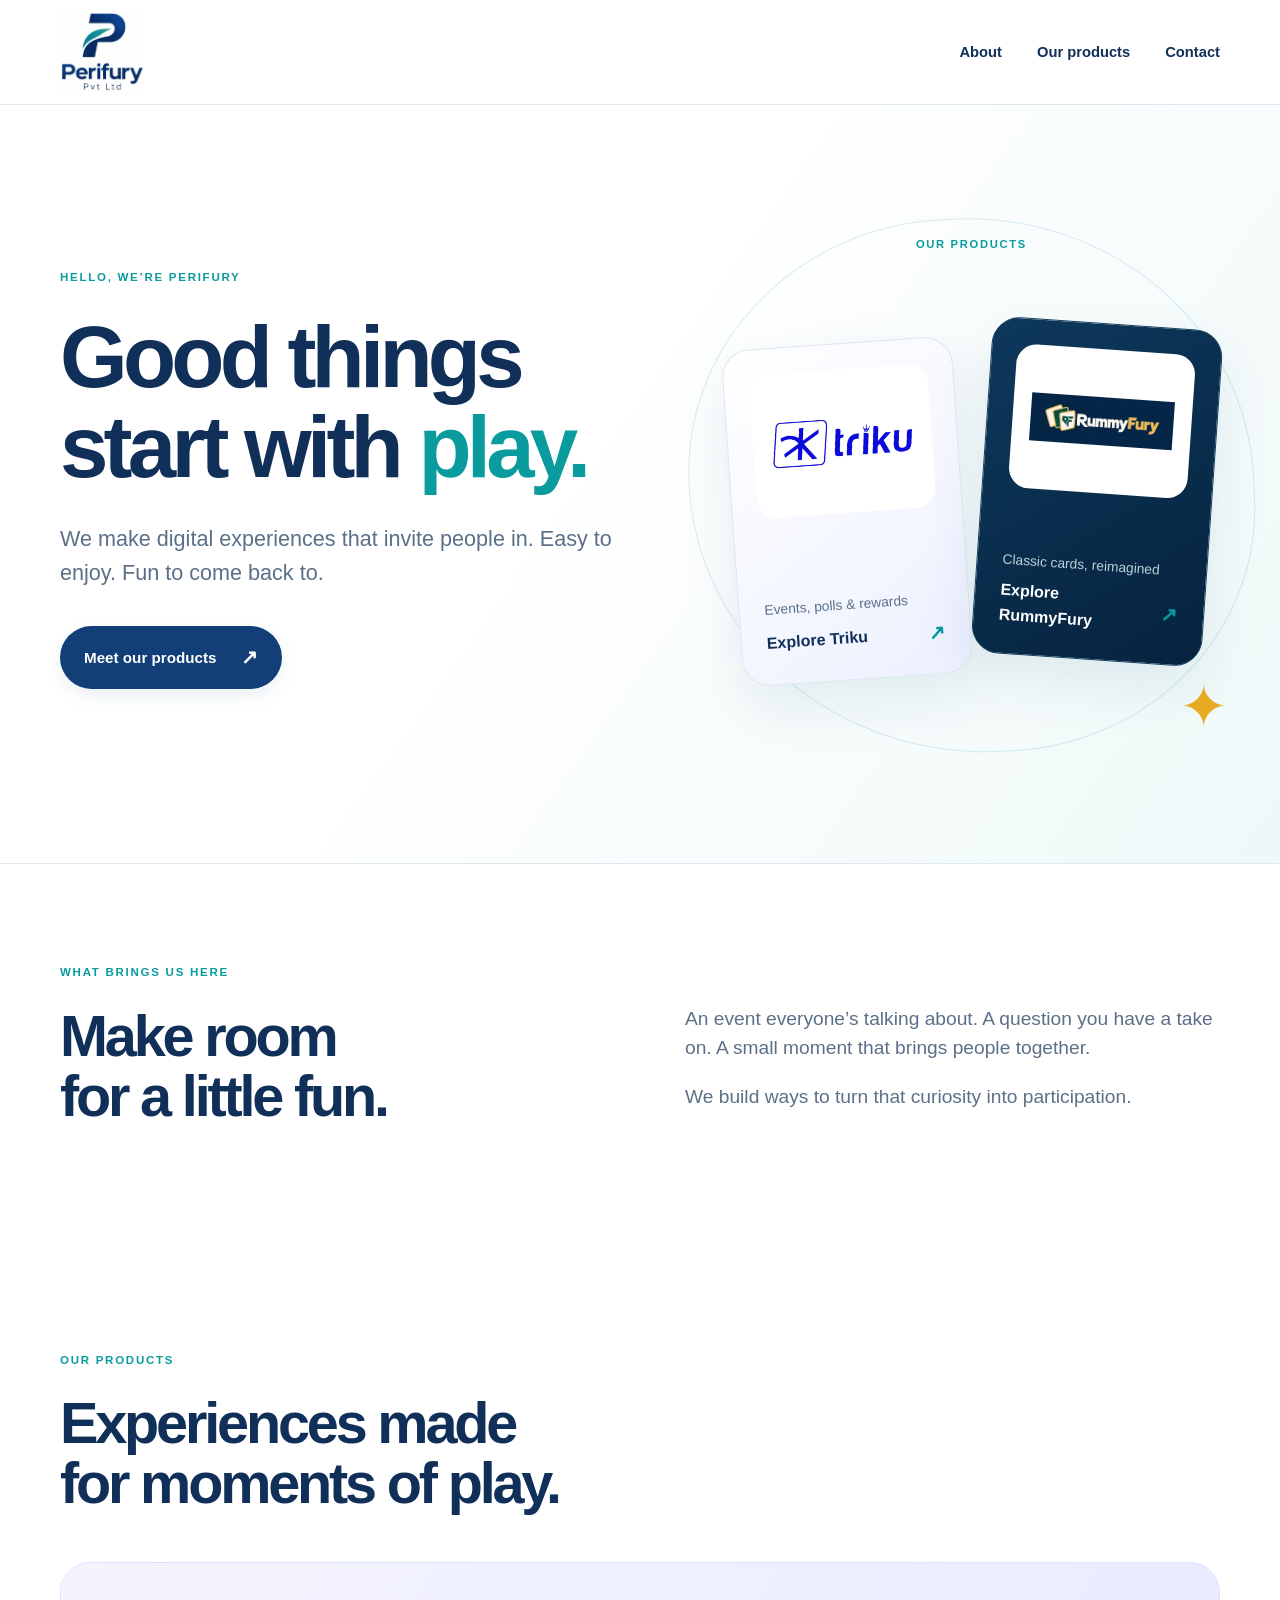
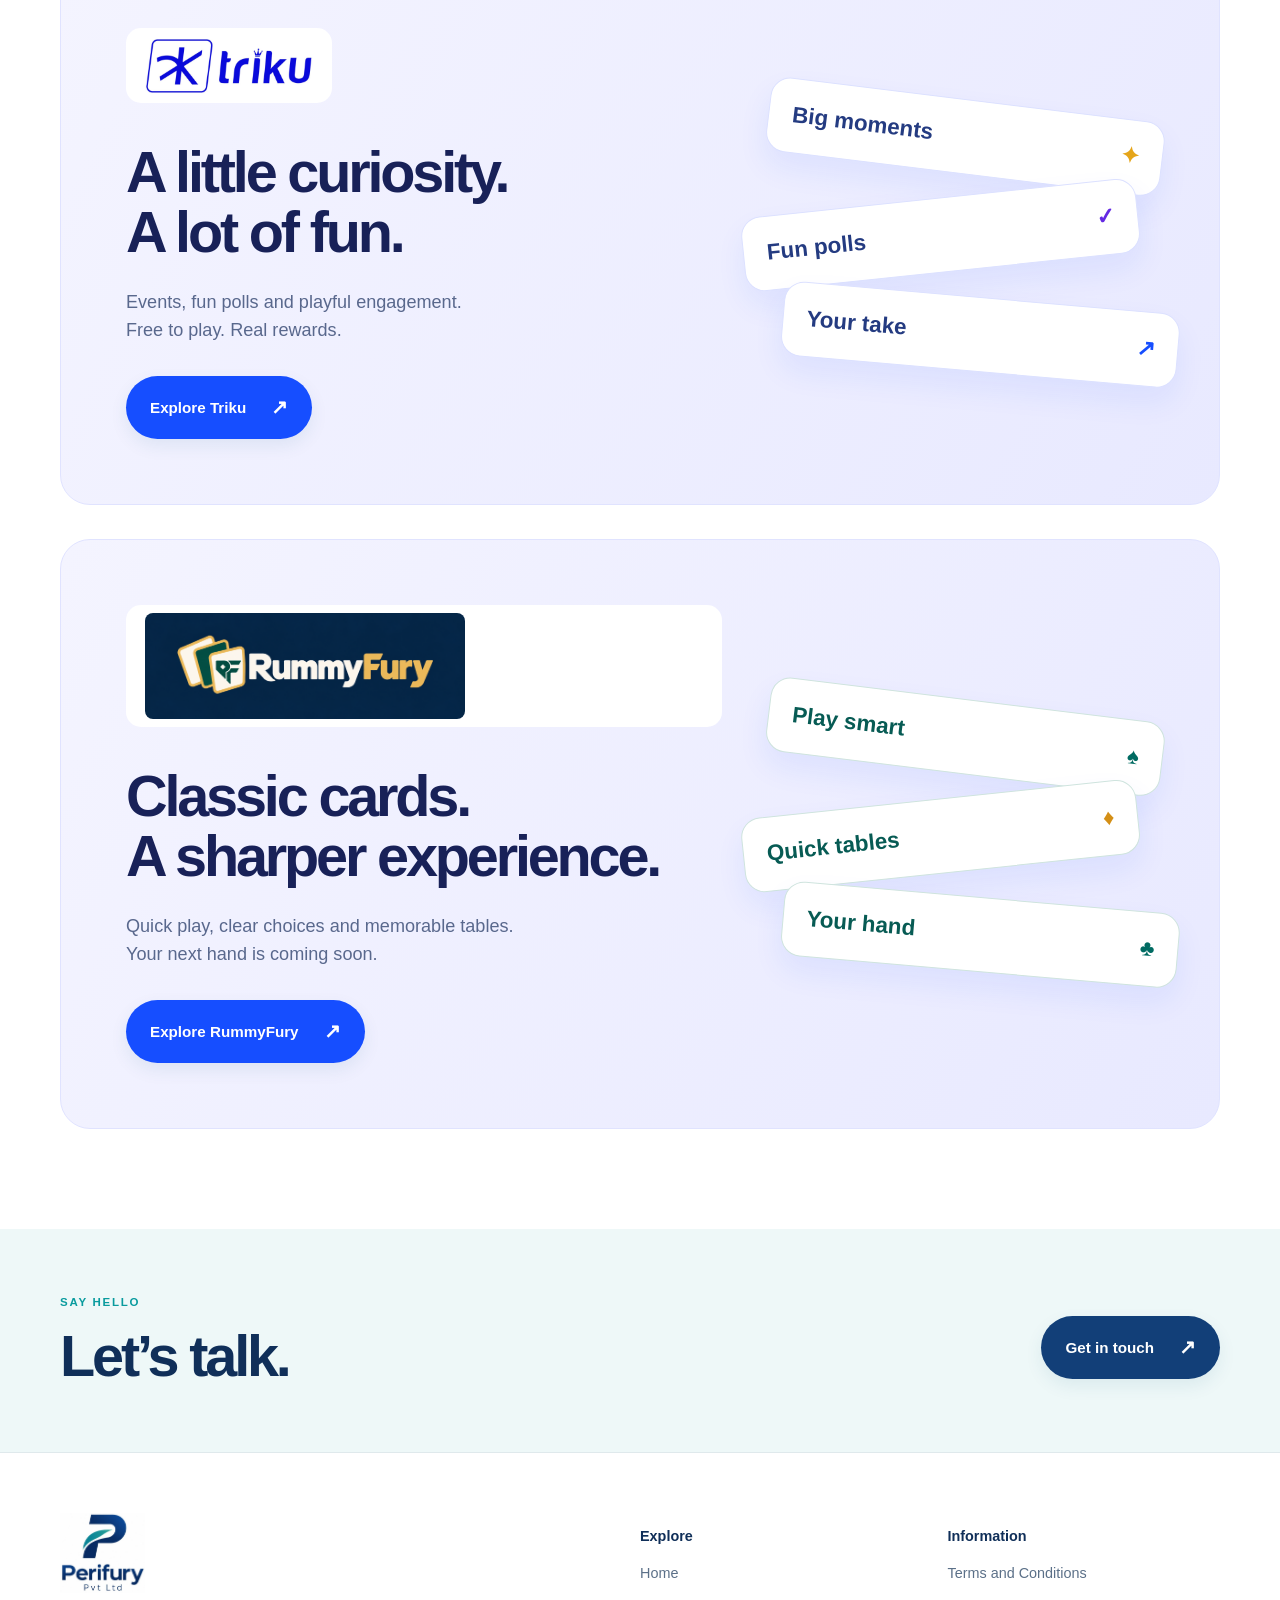
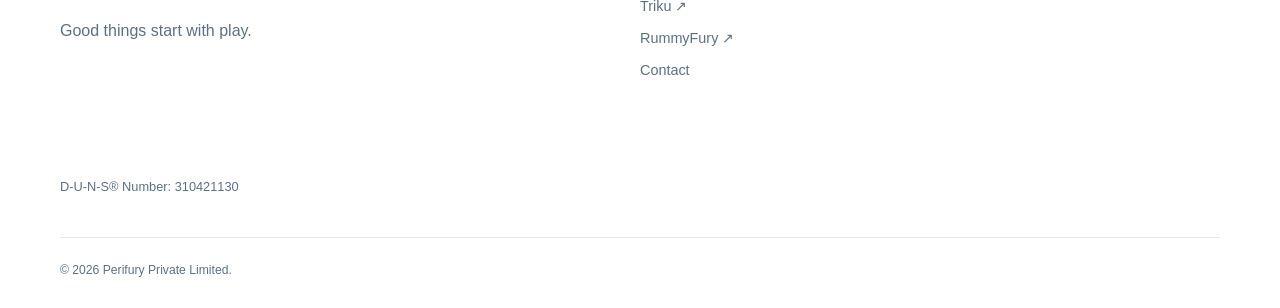
<file: index.html>
<!doctype html><html lang="en"><head><meta charset="utf-8"><meta name="viewport" content="width=device-width,initial-scale=1"><meta name="theme-color" content="#103568"><meta name="description" content="Digital experiences that bring people into the moment. Meet PeriFury products Triku and RummyFury."><title>Perifury — Good things start with play</title><link rel="icon" type="image/svg+xml" href="favicon.svg"><link rel="stylesheet" href="styles.css"><link rel="stylesheet" href="portfolio.css"></head>
<body class="perifury"><a class="skip" href="#main">Skip to content</a><header><div class="wrap header-inner"><a class="brand" href="index.html"><img class="brand-image perifury-image " src="assets/perifury-logo.svg" alt="Perifury Private Limited" width="106" height="100"></a><nav aria-label="Main navigation"><a href="index.html#about">About</a><a href="index.html#product">Our products</a><a href="contact.html">Contact</a></nav><details class="mobile-nav"><summary>Menu</summary><div><a href="index.html#about">About</a><a href="index.html#product">Our products</a><a href="contact.html">Contact</a></div></details></div></header><main id="main">
<section class="hero"><div class="wrap hero-grid"><div><p class="eyebrow">Hello, we’re Perifury</p><h1>Good things<br>start with <em>play.</em></h1><p class="lead">We make digital experiences that invite people in. Easy to enjoy. Fun to come back to.</p><a class="button" href="#product">Meet our products <span>↗</span></a></div><div class="hero-products" aria-label="PeriFury products"><span class="hero-products-label">Our products</span><a class="hero-product-card hero-triku" href="https://triku.in/"><span class="hero-product-logo"><img src="assets/triku-logo.svg" alt="Triku" width="190" height="67"></span><span class="hero-product-copy">Events, polls &amp; rewards</span><strong>Explore Triku <span aria-hidden="true">↗</span></strong></a><a class="hero-product-card hero-rummy" href="https://rummyfury.com/"><span class="hero-product-logo"><img src="assets/rummyfury-logo.png" alt="RummyFury" width="320" height="107"></span><span class="hero-product-copy">Classic cards, reimagined</span><strong>Explore RummyFury <span aria-hidden="true">↗</span></strong></a><span class="hero-products-spark" aria-hidden="true">✦</span></div></div></section>
<section class="section border" id="about"><div class="wrap split"><div><p class="eyebrow">What brings us here</p><h2>Make room<br>for a little fun.</h2></div><div class="body-copy"><p>An event everyone’s talking about. A question you have a take on. A small moment that brings people together.</p><p>We build ways to turn that curiosity into participation.</p></div></div></section>
<section class="section" id="product"><div class="wrap"><p class="eyebrow">Our products</p><h2 class="products-title">Experiences made<br>for moments of play.</h2><div class="products-list"><div class="product-panel"><div><div class="logo-plate"><img class="brand-image triku-image" src="assets/triku-logo.svg" alt="Triku" width="190" height="67"></div><h2>A little curiosity.<br>A lot of fun.</h2><p>Events, fun polls and playful engagement.<br>Free to play. Real rewards.</p><a class="button" href="https://triku.in">Explore Triku <span>↗</span></a></div><div class="product-art" aria-hidden="true"><span class="floating-label label-one">Big moments <b>✦</b></span><span class="floating-label label-two">Fun polls <b>✓</b></span><span class="floating-label label-three">Your take <b>↗</b></span></div></div><div class="product-panel rummy-product"><div><div class="logo-plate rummy-logo-plate"><img src="assets/rummyfury-logo.png" alt="RummyFury" width="320" height="107"></div><h2>Classic cards.<br>A sharper experience.</h2><p>Quick play, clear choices and memorable tables.<br>Your next hand is coming soon.</p><a class="button" href="https://rummyfury.com">Explore RummyFury <span>↗</span></a></div><div class="product-art rummy-product-art" aria-hidden="true"><span class="floating-label label-one">Play smart <b>♠</b></span><span class="floating-label label-two">Quick tables <b>♦</b></span><span class="floating-label label-three">Your hand <b>♣</b></span></div></div></div></div></section>
<section class="contact-band"><div class="wrap band-inner"><div><p class="eyebrow">Say hello</p><h2>Let’s talk.</h2></div><a class="button" href="contact.html">Get in touch <span>↗</span></a></div></section></main>
<footer><div class="wrap"><div class="footer-grid"><div><a class="brand" href="index.html"><img class="brand-image perifury-image " src="assets/perifury-logo.svg" alt="Perifury Private Limited" width="106" height="100"></a><p>Good things start with play.</p>
<div class="duns-seal">
  <iframe src="https://profiles.dunsregistered.com/TpTpmsSeal.aspx?Domain=perifury.com&amp;Directory=" title="Perifury Private Limited D&amp;B D-U-N-S Registered seal" width="120" height="100" loading="lazy" referrerpolicy="strict-origin-when-cross-origin" sandbox="allow-scripts allow-forms allow-popups allow-popups-to-escape-sandbox"></iframe>
  <p class="duns-number">D-U-N-S® Number: 310421130</p>
</div>
</div><div class="footer-links"><strong>Explore</strong><a href="index.html">Home</a><a href="https://triku.in">Triku ↗</a><a href="https://rummyfury.com">RummyFury ↗</a><a href="contact.html">Contact</a></div><div class="footer-links"><strong>Information</strong><a href="terms-and-conditions.html">Terms and Conditions</a></div></div><div class="fineprint">© 2026 Perifury Private Limited.</div></div></footer></body></html>
</file>
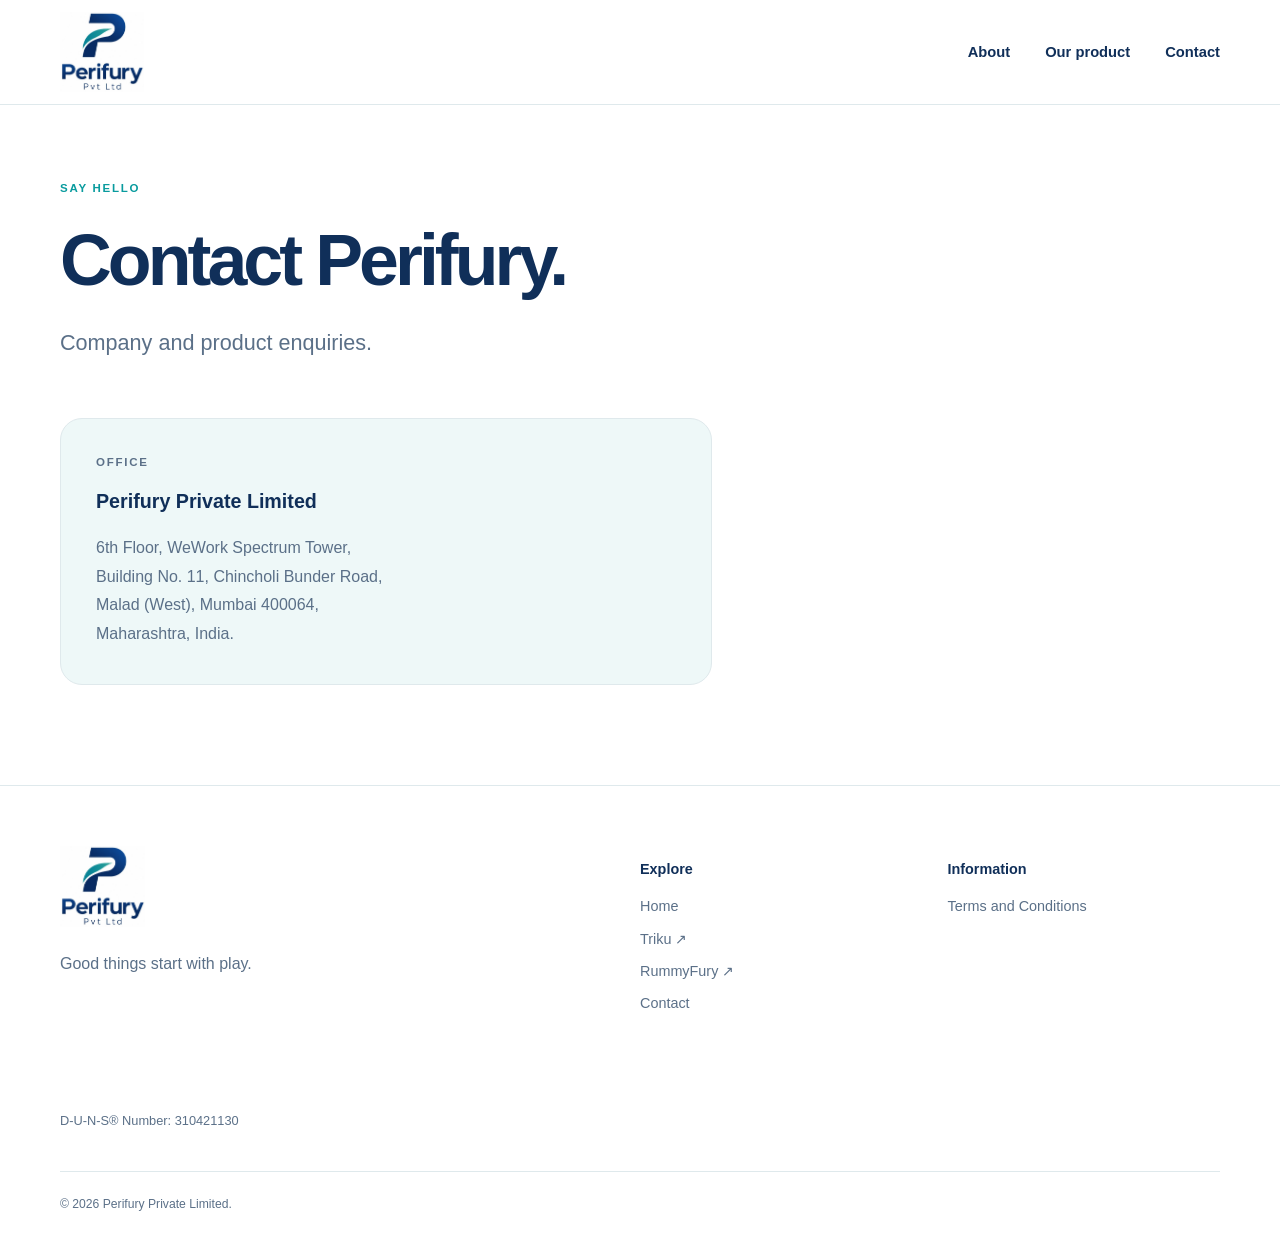
<file: contact.html>
<!doctype html><html lang="en"><head><meta charset="utf-8"><meta name="viewport" content="width=device-width,initial-scale=1"><meta name="theme-color" content="#103568"><meta name="description" content="Company information and office address for Perifury."><title>Contact — Perifury</title><link rel="icon" type="image/svg+xml" href="favicon.svg"><link rel="stylesheet" href="styles.css"></head>
<body class="perifury"><a class="skip" href="#main">Skip to content</a><header><div class="wrap header-inner"><a class="brand" href="index.html"><img class="brand-image perifury-image " src="assets/perifury-logo.svg" alt="Perifury Private Limited" width="106" height="100"></a><nav aria-label="Main navigation"><a href="index.html#about">About</a><a href="index.html#product">Our product</a><a href="contact.html">Contact</a></nav><details class="mobile-nav"><summary>Menu</summary><div><a href="index.html#about">About</a><a href="index.html#product">Our product</a><a href="contact.html">Contact</a></div></details></div></header><main id="main"><section class="page-top wrap"><p class="eyebrow">Say hello</p><h1>Contact Perifury.</h1><p class="lead">Company and product enquiries.</p></section><div class="wrap legal"><div class="address-card"><p class="eyebrow">Office</p><strong>Perifury Private Limited</strong><address>6th Floor, WeWork Spectrum Tower,<br>Building No. 11, Chincholi Bunder Road,<br>Malad (West), Mumbai 400064,<br>Maharashtra, India.</address></div></div></main>
<footer><div class="wrap"><div class="footer-grid"><div><a class="brand" href="index.html"><img class="brand-image perifury-image " src="assets/perifury-logo.svg" alt="Perifury Private Limited" width="106" height="100"></a><p>Good things start with play.</p>
<div class="duns-seal">
  <iframe src="https://profiles.dunsregistered.com/TpTpmsSeal.aspx?Domain=perifury.com&amp;Directory=" title="Perifury Private Limited D&amp;B D-U-N-S Registered seal" width="120" height="100" loading="lazy" referrerpolicy="strict-origin-when-cross-origin" sandbox="allow-scripts allow-forms allow-popups allow-popups-to-escape-sandbox"></iframe>
  <p class="duns-number">D-U-N-S® Number: 310421130</p>
</div>
</div><div class="footer-links"><strong>Explore</strong><a href="index.html">Home</a><a href="https://triku.in">Triku ↗</a><a href="https://rummyfury.com">RummyFury ↗</a><a href="contact.html">Contact</a></div><div class="footer-links"><strong>Information</strong><a href="terms-and-conditions.html">Terms and Conditions</a></div></div><div class="fineprint">© 2026 Perifury Private Limited.</div></div></footer></body></html>
</file>
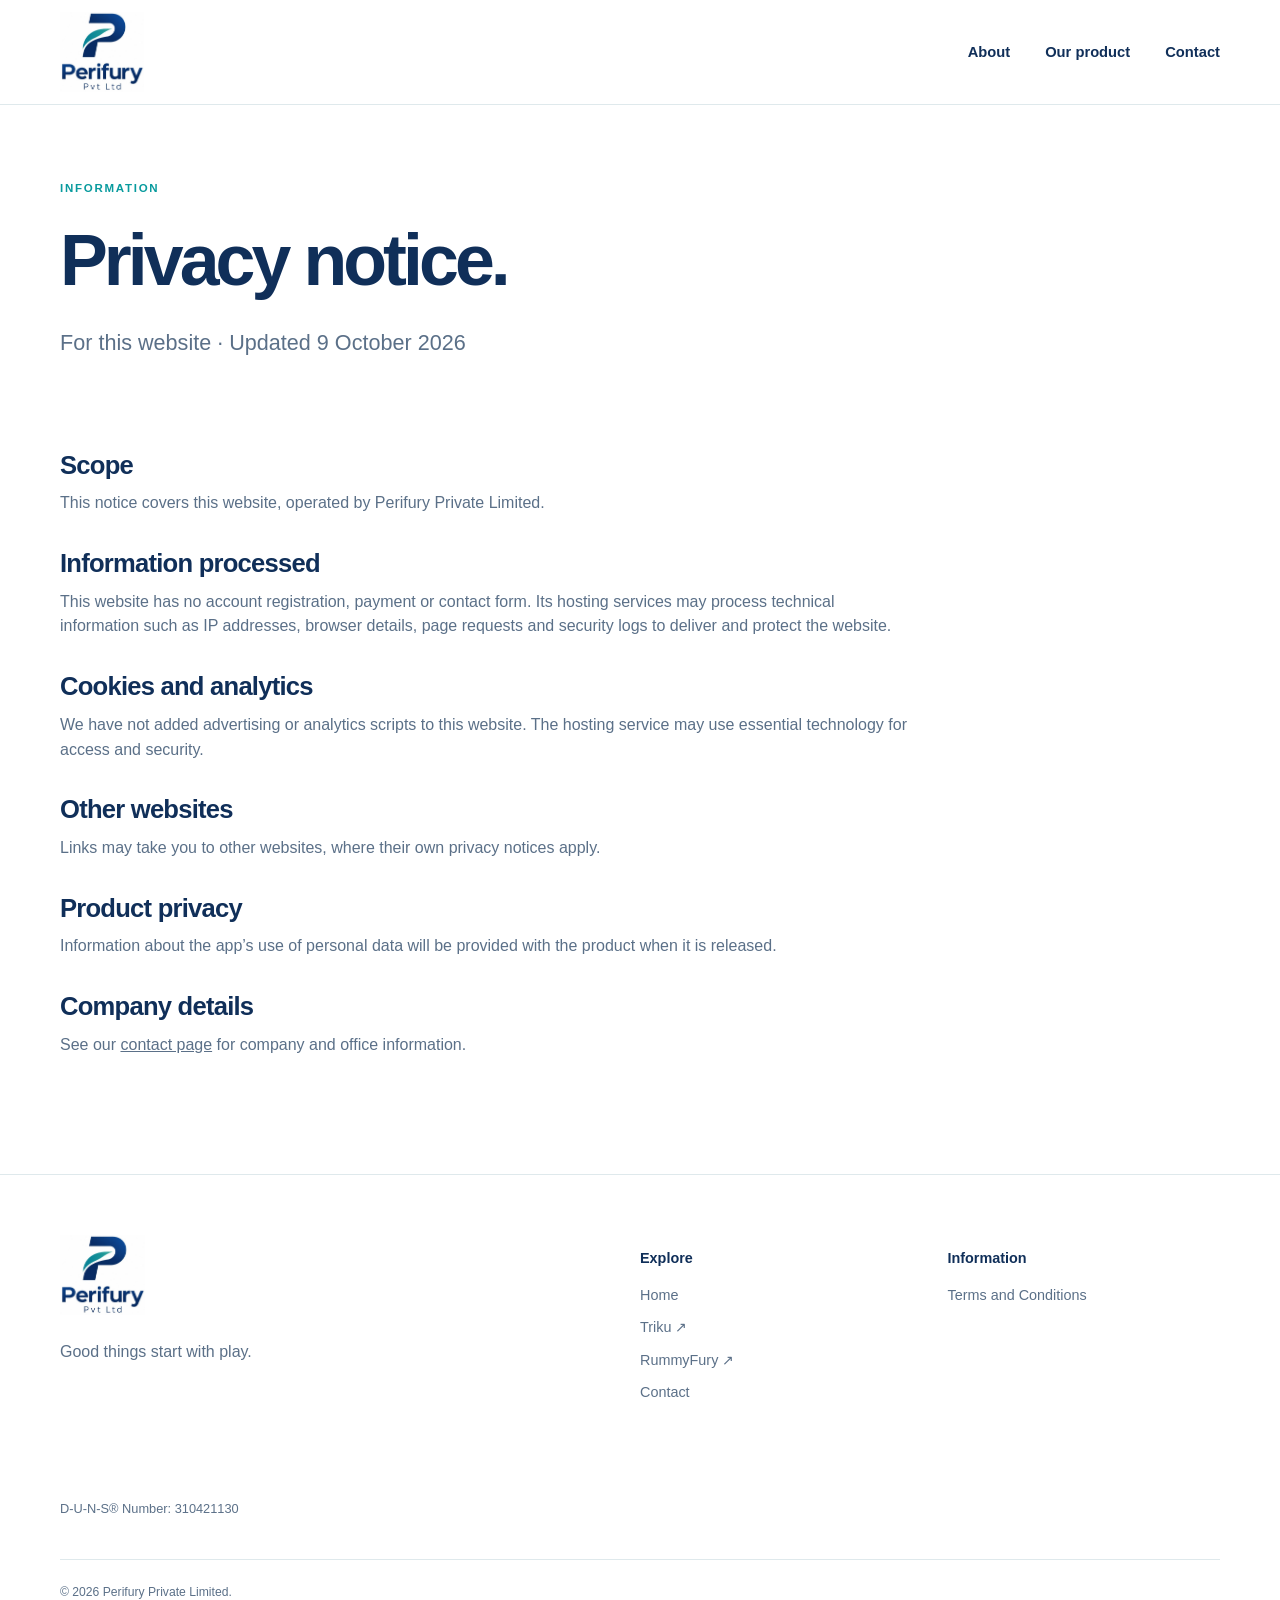
<file: privacy.html>
<!doctype html><html lang="en"><head><meta charset="utf-8"><meta name="viewport" content="width=device-width,initial-scale=1"><meta name="theme-color" content="#103568"><meta name="description" content="Privacy information for the Perifury website."><title>Privacy notice — Perifury</title><link rel="icon" type="image/svg+xml" href="favicon.svg"><link rel="stylesheet" href="styles.css"></head>
<body class="perifury"><a class="skip" href="#main">Skip to content</a><header><div class="wrap header-inner"><a class="brand" href="index.html"><img class="brand-image perifury-image " src="assets/perifury-logo.svg" alt="Perifury Private Limited" width="106" height="100"></a><nav aria-label="Main navigation"><a href="index.html#about">About</a><a href="index.html#product">Our product</a><a href="contact.html">Contact</a></nav><details class="mobile-nav"><summary>Menu</summary><div><a href="index.html#about">About</a><a href="index.html#product">Our product</a><a href="contact.html">Contact</a></div></details></div></header><main id="main"><section class="page-top wrap"><p class="eyebrow">Information</p><h1>Privacy notice.</h1><p class="lead">For this website · Updated 9 October 2026</p></section><div class="wrap legal"><h2>Scope</h2><p>This notice covers this website, operated by Perifury Private Limited.</p><h2>Information processed</h2><p>This website has no account registration, payment or contact form. Its hosting services may process technical information such as IP addresses, browser details, page requests and security logs to deliver and protect the website.</p><h2>Cookies and analytics</h2><p>We have not added advertising or analytics scripts to this website. The hosting service may use essential technology for access and security.</p><h2>Other websites</h2><p>Links may take you to other websites, where their own privacy notices apply.</p><h2>Product privacy</h2><p>Information about the app’s use of personal data will be provided with the product when it is released.</p><h2>Company details</h2><p>See our <a href="contact.html">contact page</a> for company and office information.</p></div></main>
<footer><div class="wrap"><div class="footer-grid"><div><a class="brand" href="index.html"><img class="brand-image perifury-image " src="assets/perifury-logo.svg" alt="Perifury Private Limited" width="106" height="100"></a><p>Good things start with play.</p>
<div class="duns-seal">
  <iframe src="https://profiles.dunsregistered.com/TpTpmsSeal.aspx?Domain=perifury.com&amp;Directory=" title="Perifury Private Limited D&amp;B D-U-N-S Registered seal" width="120" height="100" loading="lazy" referrerpolicy="strict-origin-when-cross-origin" sandbox="allow-scripts allow-forms allow-popups allow-popups-to-escape-sandbox"></iframe>
  <p class="duns-number">D-U-N-S® Number: 310421130</p>
</div>
</div><div class="footer-links"><strong>Explore</strong><a href="index.html">Home</a><a href="https://triku.in">Triku ↗</a><a href="https://rummyfury.com">RummyFury ↗</a><a href="contact.html">Contact</a></div><div class="footer-links"><strong>Information</strong><a href="terms-and-conditions.html">Terms and Conditions</a></div></div><div class="fineprint">© 2026 Perifury Private Limited.</div></div></footer></body></html>
</file>
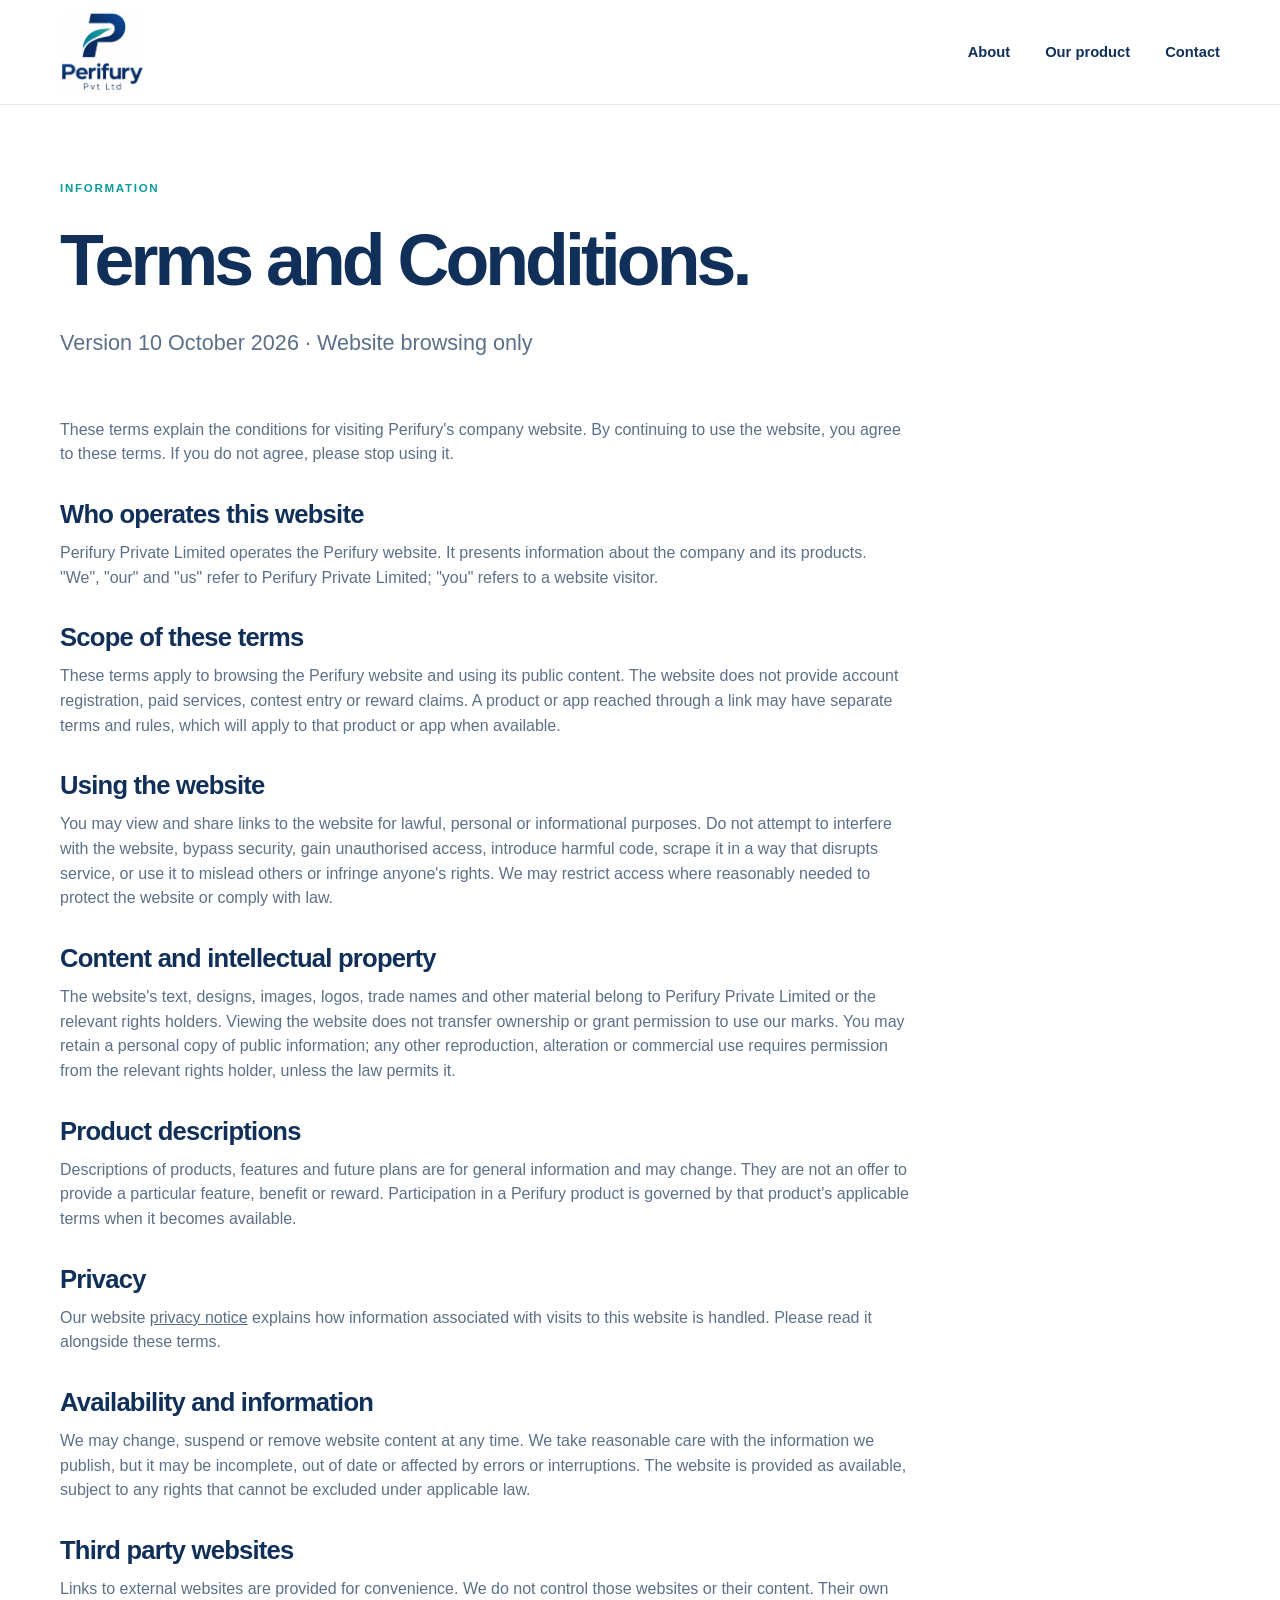
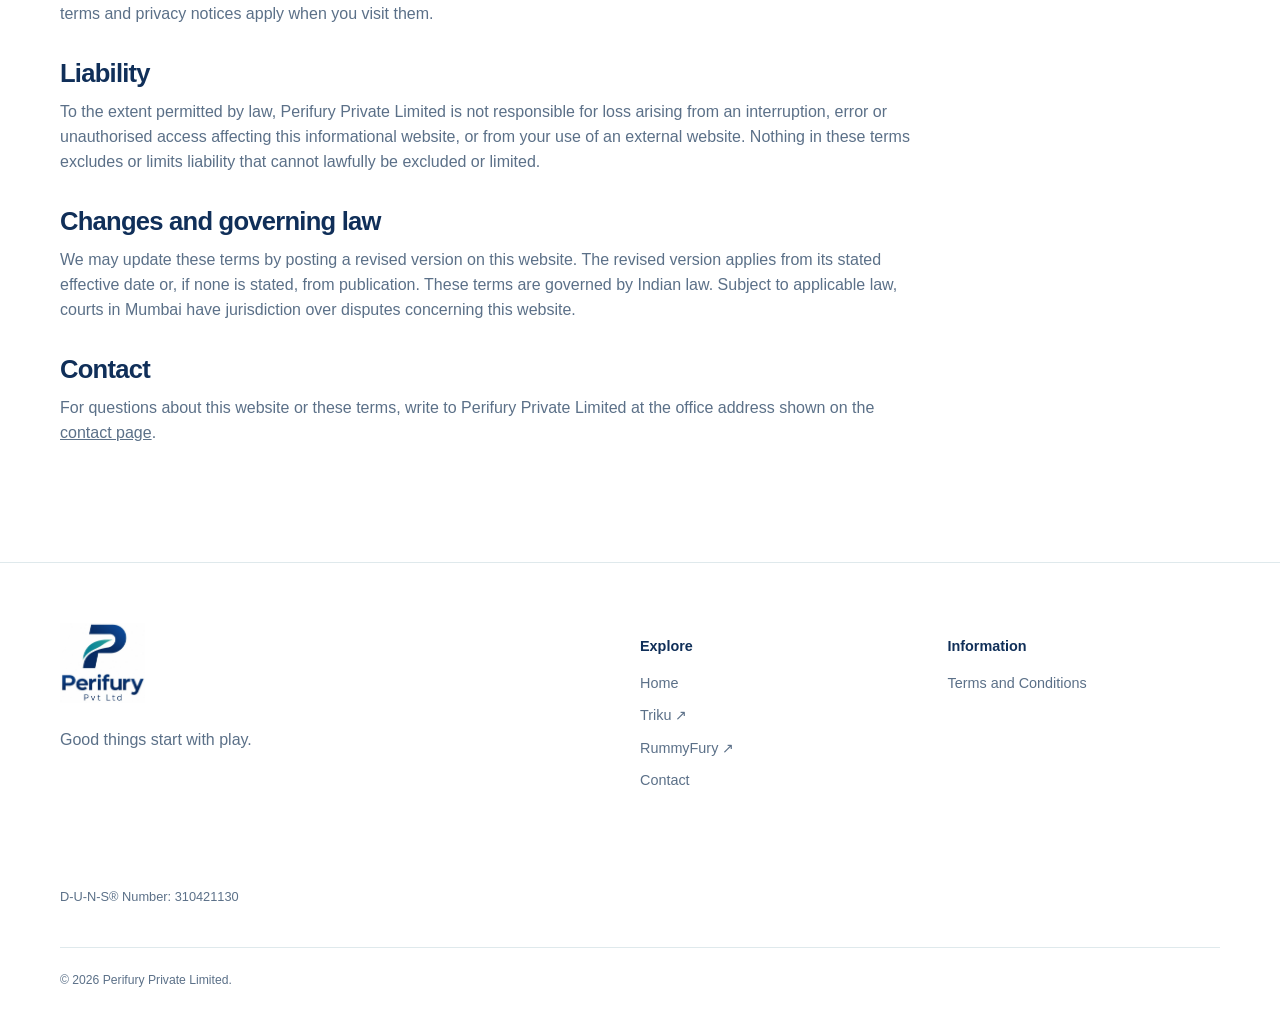
<file: terms-and-conditions.html>
<!doctype html><html lang="en"><head><meta charset="utf-8"><meta name="viewport" content="width=device-width,initial-scale=1"><meta name="theme-color" content="#103568"><meta name="description" content="Terms and conditions for visiting the Perifury website."><title>Terms and Conditions — Perifury</title><link rel="icon" type="image/svg+xml" href="favicon.svg"><link rel="stylesheet" href="styles.css"></head>
<body class="perifury"><a class="skip" href="#main">Skip to content</a><header><div class="wrap header-inner"><a class="brand" href="index.html"><img class="brand-image perifury-image " src="assets/perifury-logo.svg" alt="Perifury Private Limited" width="106" height="100"></a><nav aria-label="Main navigation"><a href="index.html#about">About</a><a href="index.html#product">Our product</a><a href="contact.html">Contact</a></nav><details class="mobile-nav"><summary>Menu</summary><div><a href="index.html#about">About</a><a href="index.html#product">Our product</a><a href="contact.html">Contact</a></div></details></div></header><main id="main"><section class="page-top wrap"><p class="eyebrow">Information</p><h1>Terms and Conditions.</h1><p class="lead">Version 10 October 2026 · Website browsing only</p></section><div class="wrap legal"><p>These terms explain the conditions for visiting Perifury's company website. By continuing to use the website, you agree to these terms. If you do not agree, please stop using it.</p><h2>Who operates this website</h2><p>Perifury Private Limited operates the Perifury website. It presents information about the company and its products. "We", "our" and "us" refer to Perifury Private Limited; "you" refers to a website visitor.</p><h2>Scope of these terms</h2><p>These terms apply to browsing the Perifury website and using its public content. The website does not provide account registration, paid services, contest entry or reward claims. A product or app reached through a link may have separate terms and rules, which will apply to that product or app when available.</p><h2>Using the website</h2><p>You may view and share links to the website for lawful, personal or informational purposes. Do not attempt to interfere with the website, bypass security, gain unauthorised access, introduce harmful code, scrape it in a way that disrupts service, or use it to mislead others or infringe anyone's rights. We may restrict access where reasonably needed to protect the website or comply with law.</p><h2>Content and intellectual property</h2><p>The website's text, designs, images, logos, trade names and other material belong to Perifury Private Limited or the relevant rights holders. Viewing the website does not transfer ownership or grant permission to use our marks. You may retain a personal copy of public information; any other reproduction, alteration or commercial use requires permission from the relevant rights holder, unless the law permits it.</p><h2>Product descriptions</h2><p>Descriptions of products, features and future plans are for general information and may change. They are not an offer to provide a particular feature, benefit or reward. Participation in a Perifury product is governed by that product's applicable terms when it becomes available.</p><h2>Privacy</h2><p>Our website <a href="privacy.html">privacy notice</a> explains how information associated with visits to this website is handled. Please read it alongside these terms.</p><h2>Availability and information</h2><p>We may change, suspend or remove website content at any time. We take reasonable care with the information we publish, but it may be incomplete, out of date or affected by errors or interruptions. The website is provided as available, subject to any rights that cannot be excluded under applicable law.</p><h2>Third party websites</h2><p>Links to external websites are provided for convenience. We do not control those websites or their content. Their own terms and privacy notices apply when you visit them.</p><h2>Liability</h2><p>To the extent permitted by law, Perifury Private Limited is not responsible for loss arising from an interruption, error or unauthorised access affecting this informational website, or from your use of an external website. Nothing in these terms excludes or limits liability that cannot lawfully be excluded or limited.</p><h2>Changes and governing law</h2><p>We may update these terms by posting a revised version on this website. The revised version applies from its stated effective date or, if none is stated, from publication. These terms are governed by Indian law. Subject to applicable law, courts in Mumbai have jurisdiction over disputes concerning this website.</p><h2>Contact</h2><p>For questions about this website or these terms, write to Perifury Private Limited at the office address shown on the <a href="contact.html">contact page</a>.</p></div></main>
<footer><div class="wrap"><div class="footer-grid"><div><a class="brand" href="index.html"><img class="brand-image perifury-image " src="assets/perifury-logo.svg" alt="Perifury Private Limited" width="106" height="100"></a><p>Good things start with play.</p>
<div class="duns-seal">
  <iframe src="https://profiles.dunsregistered.com/TpTpmsSeal.aspx?Domain=perifury.com&amp;Directory=" title="Perifury Private Limited D&amp;B D-U-N-S Registered seal" width="120" height="100" loading="lazy" referrerpolicy="strict-origin-when-cross-origin" sandbox="allow-scripts allow-forms allow-popups allow-popups-to-escape-sandbox"></iframe>
  <p class="duns-number">D-U-N-S® Number: 310421130</p>
</div>
</div><div class="footer-links"><strong>Explore</strong><a href="index.html">Home</a><a href="https://triku.in">Triku ↗</a><a href="https://rummyfury.com">RummyFury ↗</a><a href="contact.html">Contact</a></div><div class="footer-links"><strong>Information</strong><a href="terms-and-conditions.html">Terms and Conditions</a></div></div><div class="fineprint">© 2026 Perifury Private Limited.</div></div></footer></body></html>
</file>
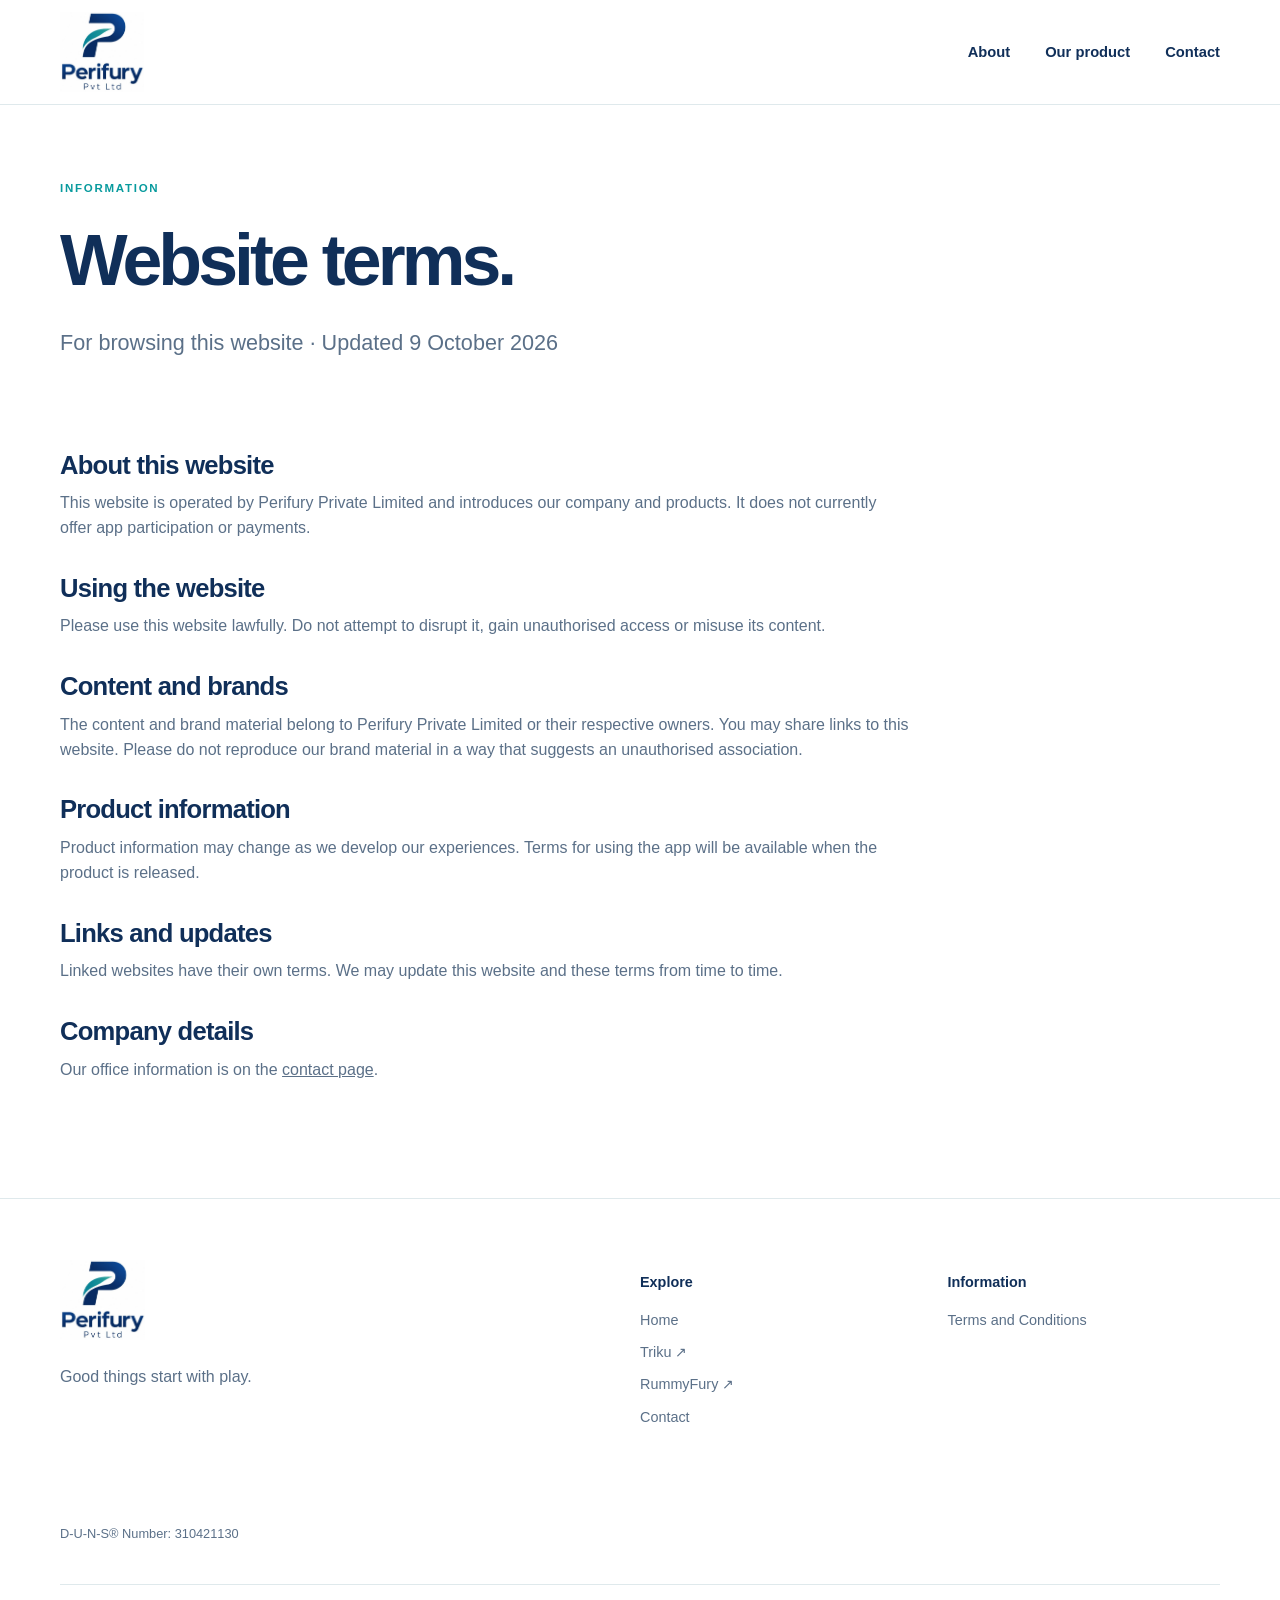
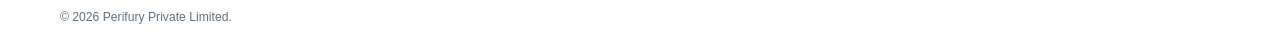
<file: terms.html>
<!doctype html><html lang="en"><head><meta charset="utf-8"><meta name="viewport" content="width=device-width,initial-scale=1"><meta name="theme-color" content="#103568"><meta name="description" content="Terms for browsing the Perifury website."><title>Website terms — Perifury</title><link rel="icon" type="image/svg+xml" href="favicon.svg"><link rel="stylesheet" href="styles.css"></head>
<body class="perifury"><a class="skip" href="#main">Skip to content</a><header><div class="wrap header-inner"><a class="brand" href="index.html"><img class="brand-image perifury-image " src="assets/perifury-logo.svg" alt="Perifury Private Limited" width="106" height="100"></a><nav aria-label="Main navigation"><a href="index.html#about">About</a><a href="index.html#product">Our product</a><a href="contact.html">Contact</a></nav><details class="mobile-nav"><summary>Menu</summary><div><a href="index.html#about">About</a><a href="index.html#product">Our product</a><a href="contact.html">Contact</a></div></details></div></header><main id="main"><section class="page-top wrap"><p class="eyebrow">Information</p><h1>Website terms.</h1><p class="lead">For browsing this website · Updated 9 October 2026</p></section><div class="wrap legal"><h2>About this website</h2><p>This website is operated by Perifury Private Limited and introduces our company and products. It does not currently offer app participation or payments.</p><h2>Using the website</h2><p>Please use this website lawfully. Do not attempt to disrupt it, gain unauthorised access or misuse its content.</p><h2>Content and brands</h2><p>The content and brand material belong to Perifury Private Limited or their respective owners. You may share links to this website. Please do not reproduce our brand material in a way that suggests an unauthorised association.</p><h2>Product information</h2><p>Product information may change as we develop our experiences. Terms for using the app will be available when the product is released.</p><h2>Links and updates</h2><p>Linked websites have their own terms. We may update this website and these terms from time to time.</p><h2>Company details</h2><p>Our office information is on the <a href="contact.html">contact page</a>.</p></div></main>
<footer><div class="wrap"><div class="footer-grid"><div><a class="brand" href="index.html"><img class="brand-image perifury-image " src="assets/perifury-logo.svg" alt="Perifury Private Limited" width="106" height="100"></a><p>Good things start with play.</p>
<div class="duns-seal">
  <iframe src="https://profiles.dunsregistered.com/TpTpmsSeal.aspx?Domain=perifury.com&amp;Directory=" title="Perifury Private Limited D&amp;B D-U-N-S Registered seal" width="120" height="100" loading="lazy" referrerpolicy="strict-origin-when-cross-origin" sandbox="allow-scripts allow-forms allow-popups allow-popups-to-escape-sandbox"></iframe>
  <p class="duns-number">D-U-N-S® Number: 310421130</p>
</div>
</div><div class="footer-links"><strong>Explore</strong><a href="index.html">Home</a><a href="https://triku.in">Triku ↗</a><a href="https://rummyfury.com">RummyFury ↗</a><a href="contact.html">Contact</a></div><div class="footer-links"><strong>Information</strong><a href="terms-and-conditions.html">Terms and Conditions</a></div></div><div class="fineprint">© 2026 Perifury Private Limited.</div></div></footer></body></html>
</file>
<file: styles.css>
.products-title{margin-bottom:48px}.products-list{display:grid;gap:34px}.rummy-product{background:linear-gradient(120deg,#eef8f5,#d9eee8);border-color:#cfe4de;color:#082c4a}.rummy-logo-plate{background:#062b4b;padding:12px 18px}.rummy-logo-plate img{display:block;width:min(320px,100%);height:auto;border-radius:8px}.rummy-product p{color:#536f76}.rummy-product .button{background:#006b62}.rummy-product-art .floating-label{border-color:#cfe4de;color:#075b54}.rummy-product-art .label-one b,.rummy-product-art .label-three b{color:#006b62}.rummy-product-art .label-two b{color:#d48f16}\n*{box-sizing:border-box}html{scroll-behavior:smooth;scroll-padding-top:115px}body{margin:0;font-family:Inter,ui-sans-serif,-apple-system,BlinkMacSystemFont,"Segoe UI",sans-serif;line-height:1.55;color:var(--ink);background:#fff}.perifury{--ink:#102f59;--muted:#5b7088;--blue:#123f78;--accent:#099b9e;--pale:#eef8f8;--line:#dfe9ec;--shadow:#0b567815}.triku{--ink:#151f51;--muted:#647097;--blue:#164eff;--accent:#3422ed;--pale:#f1f1ff;--line:#e0e5ff;--shadow:#164eff15}a{color:inherit}a:focus-visible,summary:focus-visible{outline:3px solid var(--accent);outline-offset:5px}.skip{position:absolute;left:20px;top:-80px;z-index:50;background:#fff;padding:12px}.skip:focus{top:10px}.wrap{width:min(1160px,calc(100% - 48px));margin:auto}header{position:sticky;top:0;background:#ffffffed;backdrop-filter:blur(16px);z-index:20;border-bottom:1px solid var(--line)}.header-inner{height:104px;display:flex;justify-content:space-between;align-items:center}.brand{display:inline-flex;align-items:center;text-decoration:none}.brand-image{display:block;object-fit:contain}.perifury-image{width:84px;height:80px}.triku-image{width:168px;height:59px}nav{display:flex;align-items:center;gap:35px;font-size:.92rem;font-weight:700}nav a{text-decoration:none}nav a:hover,.footer-links a:hover{color:var(--accent)}.mobile-nav{display:none}h1,h2,h3,p{margin-top:0}h1,h2{letter-spacing:-.055em;line-height:1.04}h1{font-size:clamp(3.5rem,6.8vw,6.7rem);margin-bottom:29px}h1 em{font-style:normal;color:var(--accent)}.triku h1 em{color:var(--blue)}h2{font-size:clamp(2.5rem,4.5vw,4.5rem);margin-bottom:25px}h3{font-size:1.45rem;letter-spacing:-.03em;line-height:1.2}.eyebrow{text-transform:uppercase;font-size:.72rem;letter-spacing:.15em;font-weight:800;color:var(--accent);margin-bottom:25px}.lead{font-size:clamp(1.1rem,1.7vw,1.35rem);line-height:1.6;color:var(--muted);max-width:585px}.hero{padding:95px 0 105px;overflow:hidden;background:linear-gradient(125deg,#fff 45%,var(--pale))}.hero-grid{display:grid;grid-template-columns:1.1fr .9fr;gap:55px;align-items:center}.button{display:inline-flex;align-items:center;justify-content:space-between;gap:25px;padding:16px 24px;background:var(--blue);color:#fff;border-radius:100px;text-decoration:none;font-weight:750;font-size:.95rem;margin-top:14px;box-shadow:0 7px 18px var(--shadow)}.button span{font-size:1.25rem}.button:hover{transform:translateY(-2px)}.section{padding:100px 0}.border{border-top:1px solid var(--line)}.split{display:grid;grid-template-columns:1fr 1fr;gap:90px;align-items:center}.body-copy{font-size:1.2rem;color:var(--muted);max-width:600px}.body-copy p:last-child{margin-bottom:0}.perifury-art{position:relative;min-height:460px;display:grid;place-items:center}.brand-disc{position:relative;background:#fff;width:360px;height:360px;border-radius:50%;display:grid;place-items:center;box-shadow:0 25px 70px #194e7515}.brand-disc img{width:235px;height:240px;mix-blend-mode:multiply}.orbit{position:absolute;border:1px solid #07989b55;border-radius:50%;width:465px;height:320px;transform:rotate(-36deg)}.orbit-two{width:440px;height:395px;transform:rotate(35deg);border-color:#123f7826}.art-dot{position:absolute;right:22px;top:42px;width:58px;height:58px;background:var(--accent);border-radius:50%;box-shadow:0 10px 30px #099b9e28}.art-spark{position:absolute;bottom:22px;left:10px;color:#123f78;font-size:78px}.product-panel{background:linear-gradient(120deg,#f4f4ff,#e8e9ff);border:1px solid #e0e3ff;border-radius:30px;padding:65px;display:grid;grid-template-columns:1.2fr .8fr;gap:35px;align-items:center;color:#182158;overflow:hidden}.logo-plate{background:#fff;border-radius:15px;display:inline-block;padding:8px 19px;margin-bottom:32px}.product-panel p{font-size:1.13rem;color:#59688d}.product-panel .button{background:#164eff}.product-art{height:320px;position:relative;display:flex;flex-direction:column;justify-content:center;gap:24px}.floating-label{display:block;background:#fff;border:1px solid #dce1ff;border-radius:20px;padding:19px 23px;box-shadow:0 15px 30px #164eff13;color:#243b81;font-size:1.4rem;font-weight:800;white-space:nowrap}.floating-label b{float:right;margin-left:30px;color:#e5a51a}.label-one{transform:rotate(7deg) translateX(10px)}.label-two{transform:rotate(-6deg) translateX(-15px)}.label-two b{color:#6429e3}.label-three{transform:rotate(5deg) translateX(25px)}.label-three b{color:#164eff}.contact-band{background:var(--pale);padding:65px 0}.band-inner{display:flex;justify-content:space-between;align-items:center}.band-inner h2{margin-bottom:0}.band-inner .eyebrow{margin-bottom:15px}.triku .hero{background:radial-gradient(ellipse at 85% 40%,#dfe4ff,transparent 55%),linear-gradient(145deg,#fff,#f7f6ff)}.status-dot{display:inline-block;width:8px;height:8px;background:#e0aa22;border-radius:50%;margin-right:5px}.play-scene{position:relative;padding:35px 14px 40px;min-height:440px}.poll-card{position:relative;background:white;border:1px solid #e6e6ff;border-radius:28px;padding:28px;box-shadow:13px 20px 0 #d6deff,0 20px 60px #173fa81c;transform:rotate(4deg);max-width:410px;margin:auto}.poll-top{display:flex;justify-content:space-between;align-items:center;gap:12px;border-bottom:1px solid var(--line);padding-bottom:15px}.poll-top .triku-image{width:110px;height:39px}.chip{font-size:.6rem;letter-spacing:.04em;white-space:nowrap;font-weight:850;color:#5a39bb;background:#f1edff;border-radius:100px;padding:7px 10px}.poll-caption{font-size:.77rem;color:#8b89af;margin:23px 0 10px}.poll-card h3{font-size:2.25rem;line-height:1.05;margin-bottom:22px;color:#1a225b}.poll-option{background:#f7f8ff;border:1px solid #dde4ff;border-radius:13px;margin-top:10px;padding:13px;display:flex;align-items:center;gap:10px;font-size:.88rem;color:#394670}.poll-option span{font-size:1.4rem;color:#c69a19}.poll-option i{margin-left:auto;border:2px solid #cad1ed;border-radius:50%;width:19px;height:19px;font-size:.68rem;font-style:normal;display:grid;place-items:center}.poll-option.selected{background:#eff1ff;border-color:#3857ff}.selected i{background:#194dff;border-color:#194dff;color:#fff}.poll-caption.end{font-size:.65rem;text-align:center;margin-top:20px;margin-bottom:0}.scene-spark{position:absolute;color:#f5be3b;font-size:60px;z-index:2;text-shadow:0 4px 10px #ffe69a}.spark-one{top:-10px;right:-10px}.spark-two{bottom:2px;left:-13px;font-size:48px}.scene-tag{position:relative;display:block;transform:rotate(-4deg);background:#173fff;color:#fff;border-radius:13px;padding:14px 18px;margin:13px auto -10px;width:94%;font-size:.83rem;font-weight:700;box-shadow:0 8px 20px #173fff22}.scene-tag b{float:right;color:#ffcf4d}.feature-grid{display:grid;grid-template-columns:repeat(3,1fr);gap:22px;margin-top:48px}.feature{border:1px solid #e0e4ff;border-radius:24px;background:#f7f7ff;padding:34px 30px}.feature p{color:var(--muted);font-size:1.05rem;margin-bottom:0}.feature-icon{display:grid;place-items:center;width:56px;height:56px;border-radius:16px;font-size:2rem;font-weight:750;margin-bottom:35px}.blue{background:#e6ebff;color:#174cff}.purple{background:#eee5ff;color:#7540e9}.gold{background:#fff2ca;color:#b97c00}.closing-band{text-align:center;background:#173fff;color:#fff;padding:80px 0}.closing-band span{color:#ffd55f;font-size:2.7rem}.closing-band h2{margin-top:18px;font-size:clamp(2.3rem,4.2vw,4rem)}.closing-band p{color:#d7dfff;font-size:1.1rem;margin-bottom:0}footer{padding:60px 0 28px;background:#fff;border-top:1px solid var(--line)}.footer-grid{display:grid;grid-template-columns:2fr 1fr 1fr;gap:35px;align-items:start}footer .brand-image.perifury-image{width:85px;height:81px}footer p{color:var(--muted);margin-top:17px;max-width:320px}.footer-links{display:flex;flex-direction:column;gap:10px;padding-top:12px;font-size:.9rem}.footer-links strong{margin-bottom:5px}.footer-links a{text-decoration:none;color:var(--muted)}.fineprint{font-size:.76rem;color:var(--muted);margin-top:40px;border-top:1px solid var(--line);padding-top:23px}.page-top{padding:75px 0 35px}.page-top h1{font-size:clamp(3rem,5.6vw,5.5rem)}.legal{max-width:850px;margin-left:max(24px,calc((100vw - 1160px)/2));padding-bottom:100px}.legal h2{font-size:1.6rem;margin:34px 0 13px;letter-spacing:-.03em}.legal p{color:var(--muted)}.address-card{padding:35px;background:var(--pale);border:1px solid var(--line);border-radius:22px;max-width:580px}.address-card strong{font-size:1.23rem}.address-card .eyebrow{margin-bottom:15px}address{font-style:normal;margin-top:17px;color:var(--muted);line-height:1.8}.operator-note{font-size:.92rem;margin-top:27px}@media(max-width:900px){.hero-grid{gap:20px}.brand-disc{width:280px;height:280px}.brand-disc img{width:190px;height:193px}.orbit{width:360px;height:270px}.orbit-two{width:340px;height:330px}.product-panel{padding:40px;gap:30px}.feature{padding:27px 23px}.poll-card{padding:23px}.poll-top{gap:8px}.chip{font-size:.51rem}.scene-tag{font-size:.72rem}}@media(max-width:700px){.wrap{width:calc(100% - 36px)}html{scroll-padding-top:90px}.header-inner{height:86px}.perifury-image{width:69px;height:65px}.triku-image{width:145px;height:51px}nav{display:none}.mobile-nav{display:block;position:relative}.mobile-nav summary{font-weight:750;cursor:pointer;list-style:none;padding:12px}.mobile-nav[open]>div{position:absolute;right:0;top:50px;display:grid;gap:16px;background:#fff;border:1px solid var(--line);border-radius:14px;padding:22px;width:190px;box-shadow:0 10px 30px var(--shadow)}.mobile-nav a{text-decoration:none}.hero{padding:58px 0 55px}.hero-grid,.split,.product-panel,.feature-grid{grid-template-columns:1fr}.hero-grid{gap:35px}h1{font-size:clamp(3.1rem,11.8vw,5rem)}h2{font-size:2.8rem}.eyebrow{font-size:.64rem}.lead{font-size:1.1rem}.perifury-art{min-height:325px}.brand-disc{width:260px;height:260px}.orbit{width:335px;height:235px}.orbit-two{width:325px;height:280px}.art-dot{width:38px;height:38px;right:25px;top:15px}.art-spark{font-size:50px;bottom:0;left:20px}.section{padding:65px 0}.split{gap:20px}.product-panel{padding:30px 25px}.product-panel h2{font-size:2.6rem}.product-art{height:240px;padding:0 10px}.floating-label{font-size:1.15rem}.label-three{transform:rotate(5deg) translateX(5px)}.feature-grid{margin-top:30px}.feature{padding:28px}.feature-icon{margin-bottom:25px}.band-inner{display:block}.band-inner .button{margin-top:30px}.play-scene{width:min(100%,410px);margin:0 auto;padding:20px 12px 35px}.poll-card{max-width:355px}.poll-top .triku-image{width:120px;height:42px}.chip{font-size:.56rem}.scene-tag{font-size:.75rem}.spark-one{right:0;font-size:42px;top:-13px}.spark-two{left:0;font-size:40px}.footer-grid{grid-template-columns:1fr 1fr}.footer-grid>div:first-child{grid-column:1/-1}.legal{margin:0 auto;padding-bottom:65px}.page-top{padding-top:55px}.page-top h1{font-size:3rem}.address-card{padding:25px}.closing-band{padding:60px 0}}@media(prefers-reduced-motion:reduce){html{scroll-behavior:auto}.button:hover{transform:none}}

/* Isolate the official vendor seal; do not load vendor scripts into this page. */
.duns-seal{margin-top:24px;max-width:260px}.duns-seal iframe{display:block;border:0;width:120px;height:100px;max-width:100%}.duns-seal .duns-number{margin:10px 0 0;font-size:.8rem;color:var(--muted)}
</file>
<file: portfolio.css>
.hero-products {
  position: relative;
  min-height: 470px;
  display: grid;
  grid-template-columns: repeat(2, minmax(0, 1fr));
  align-content: center;
  gap: 20px;
  padding: 64px 8px 24px;
}

.hero-products::before {
  content: "";
  position: absolute;
  inset: 18px -34px 5px;
  border: 1px solid #0d929629;
  border-radius: 48% 52% 46% 54%;
  transform: rotate(-3deg);
}

.hero-products-label {
  position: absolute;
  top: 36px;
  left: 50%;
  transform: translateX(-50%);
  color: var(--accent);
  font-size: 0.7rem;
  font-weight: 850;
  letter-spacing: 0.15em;
  text-transform: uppercase;
  white-space: nowrap;
}

.hero-product-card {
  position: relative;
  z-index: 1;
  min-height: 285px;
  display: flex;
  flex-direction: column;
  justify-content: flex-end;
  padding: 25px;
  border: 1px solid #dce6ee;
  border-radius: 28px;
  background: #fff;
  box-shadow: 0 22px 55px #0b567819;
  color: var(--ink);
  text-decoration: none;
  transition: transform 180ms ease, box-shadow 180ms ease;
}

.hero-product-card:hover {
  transform: translateY(-6px) rotate(0);
  box-shadow: 0 28px 65px #0b567826;
}

.hero-triku {
  transform: rotate(-4deg) translateY(12px);
  background: linear-gradient(145deg, #fff, #edf0ff);
}

.hero-rummy {
  transform: rotate(4deg) translateY(-8px);
  border-color: #153d5e;
  background: linear-gradient(145deg, #0d385c, #06233e);
  color: #fff;
}

.hero-product-logo {
  min-height: 108px;
  display: grid;
  place-items: center;
  margin-bottom: auto;
  border-radius: 20px;
  background: #fff;
  padding: 18px;
}

.hero-product-logo img {
  display: block;
  width: 100%;
  height: auto;
  max-height: 72px;
  object-fit: contain;
}

.hero-product-copy {
  margin-top: 24px;
  color: var(--muted);
  font-size: 0.86rem;
}

.hero-rummy .hero-product-copy {
  color: #b9d0d9;
}

.hero-product-card strong {
  display: flex;
  align-items: center;
  justify-content: space-between;
  gap: 10px;
  margin-top: 8px;
  font-size: 1rem;
}

.hero-product-card strong span {
  color: var(--accent);
  font-size: 1.25rem;
}

.hero-products-spark {
  position: absolute;
  z-index: 2;
  right: -8px;
  bottom: 22px;
  color: #e7ab23;
  font-size: 3.7rem;
  line-height: 1;
}

@media (max-width: 900px) {
  .hero-products {
    gap: 14px;
  }

  .hero-product-card {
    min-height: 250px;
    padding: 18px;
  }
}

@media (max-width: 700px) {
  .hero-products {
    min-height: 350px;
    padding: 48px 0 12px;
    gap: 12px;
  }

  .hero-products::before {
    inset: 10px -16px 0;
  }

  .hero-products-label {
    top: 18px;
  }

  .hero-product-card {
    min-height: 218px;
    padding: 14px;
    border-radius: 20px;
  }

  .hero-product-logo {
    min-height: 84px;
    padding: 12px;
    border-radius: 14px;
  }

  .hero-product-copy {
    margin-top: 16px;
    font-size: 0.7rem;
  }

  .hero-product-card strong {
    font-size: 0.78rem;
  }

  .hero-products-spark {
    right: -5px;
    bottom: 0;
    font-size: 2.8rem;
  }
}

@media (prefers-reduced-motion: reduce) {
  .hero-product-card {
    transition: none;
  }
}
</file>
